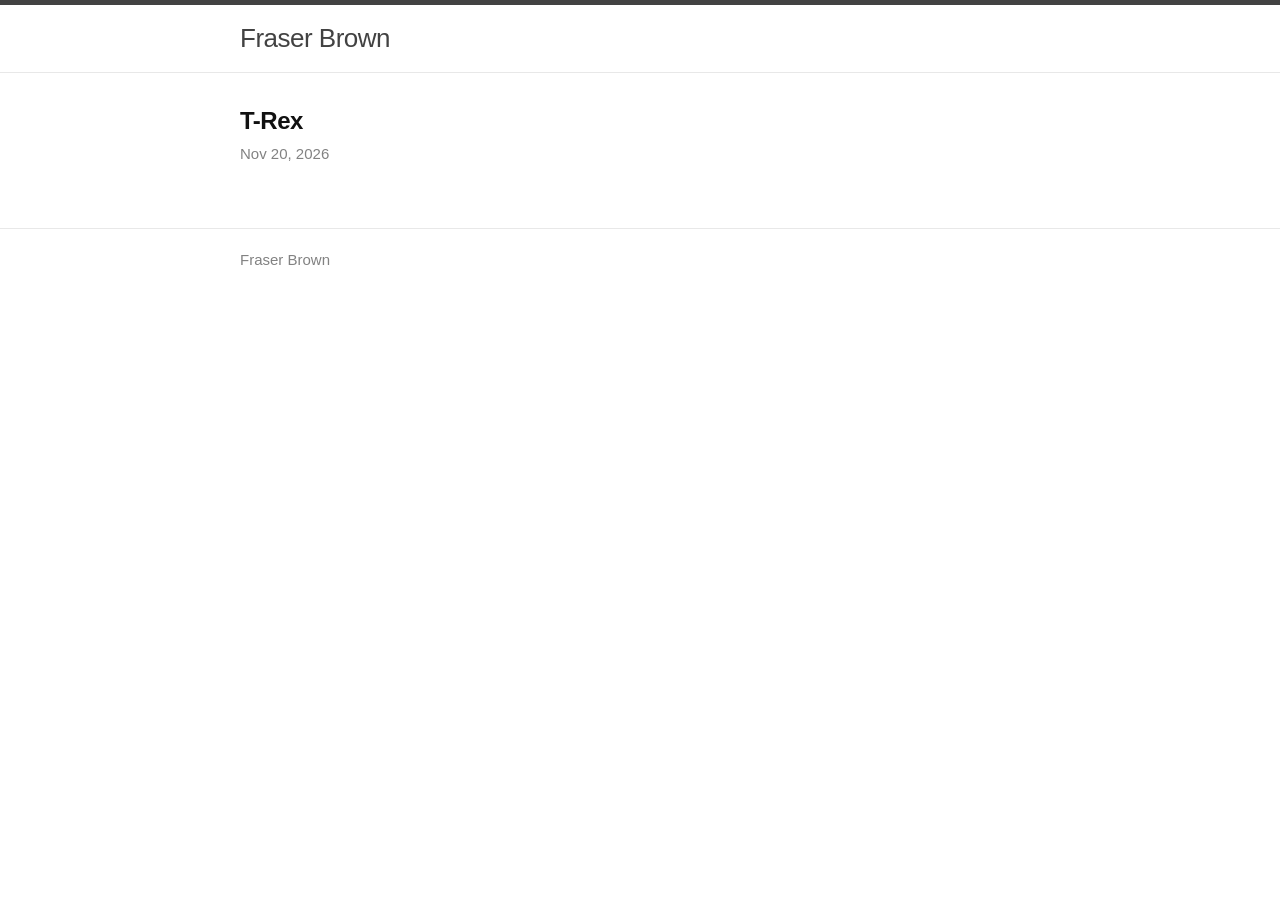
<file: index.html>
<!DOCTYPE html>
<html lang="en">
<head>
  <meta charset="utf-8">
  <meta name="viewport" content="width=device-width, initial-scale=1">
  <title>Fraser Brown</title>
  <link rel="stylesheet" href="style.css">
</head>
<body>
  <header class="site-header">
    <div class="wrap">
      <a class="site-title" href="/">Fraser Brown</a>
    </div>
  </header>
  <main>
    <div class="wrap">
      <ul class="post-list">
        <li>
          <a href="https://fraserbrownirl.github.io/T/">T-Rex</a>
          <p class="post-date">Nov 20, 2026</p>
        </li>
      </ul>
    </div>
  </main>
  <footer class="site-footer">
    <div class="wrap">
      <a href="/">Fraser Brown</a>
    </div>
  </footer>
</body>
</html>
</file>
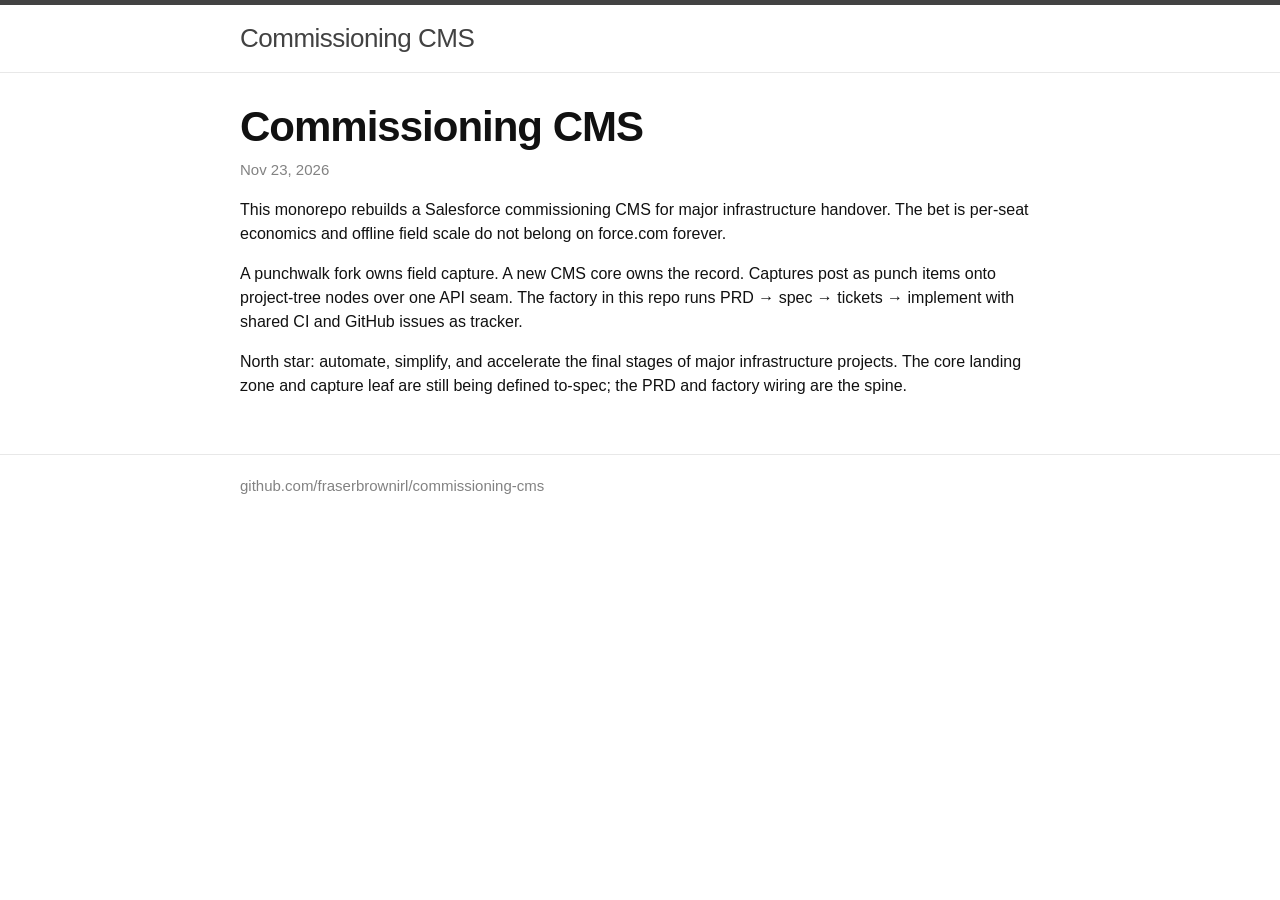
<file: commissioning-cms/index.html>
<!DOCTYPE html>
<html lang="en">
<head>
  <meta charset="utf-8">
  <meta name="viewport" content="width=device-width, initial-scale=1">
  <title>Commissioning CMS</title>
  <meta name="description" content="Off-platform rebuild of a force.com commissioning CMS with an AI capture leaf.">
  <link rel="canonical" href="https://studio.frsr.com/commissioning-cms/">
  <meta property="og:type" content="article">
  <meta property="og:title" content="Commissioning CMS">
  <meta property="og:description" content="Off-platform rebuild of a force.com commissioning CMS with an AI capture leaf.">
  <meta property="og:url" content="https://studio.frsr.com/commissioning-cms/">
  <meta name="twitter:card" content="summary">
  <link rel="stylesheet" href="style.css">
</head>
<body>
  <header class="site-header">
    <div class="wrap">
      <a class="site-title" href="https://github.com/fraserbrownirl/commissioning-cms">Commissioning CMS</a>
    </div>
  </header>
  <main>
    <article class="wrap post">
      <h1>Commissioning CMS</h1>
      <p class="post-date">Nov 23, 2026</p>
      <p>This monorepo rebuilds a Salesforce commissioning CMS for major infrastructure handover. The bet is per-seat economics and offline field scale do not belong on force.com forever.</p>
      <p>A punchwalk fork owns field capture. A new CMS core owns the record. Captures post as punch items onto project-tree nodes over one API seam. The factory in this repo runs PRD → spec → tickets → implement with shared CI and GitHub issues as tracker.</p>
      <p>North star: automate, simplify, and accelerate the final stages of major infrastructure projects. The core landing zone and capture leaf are still being defined to-spec; the PRD and factory wiring are the spine.</p>
    </article>
  </main>
  <footer class="site-footer">
    <div class="wrap">
      <a href="https://github.com/fraserbrownirl/commissioning-cms">github.com/fraserbrownirl/commissioning-cms</a>
    </div>
  </footer>
</body>
</html>
</file>
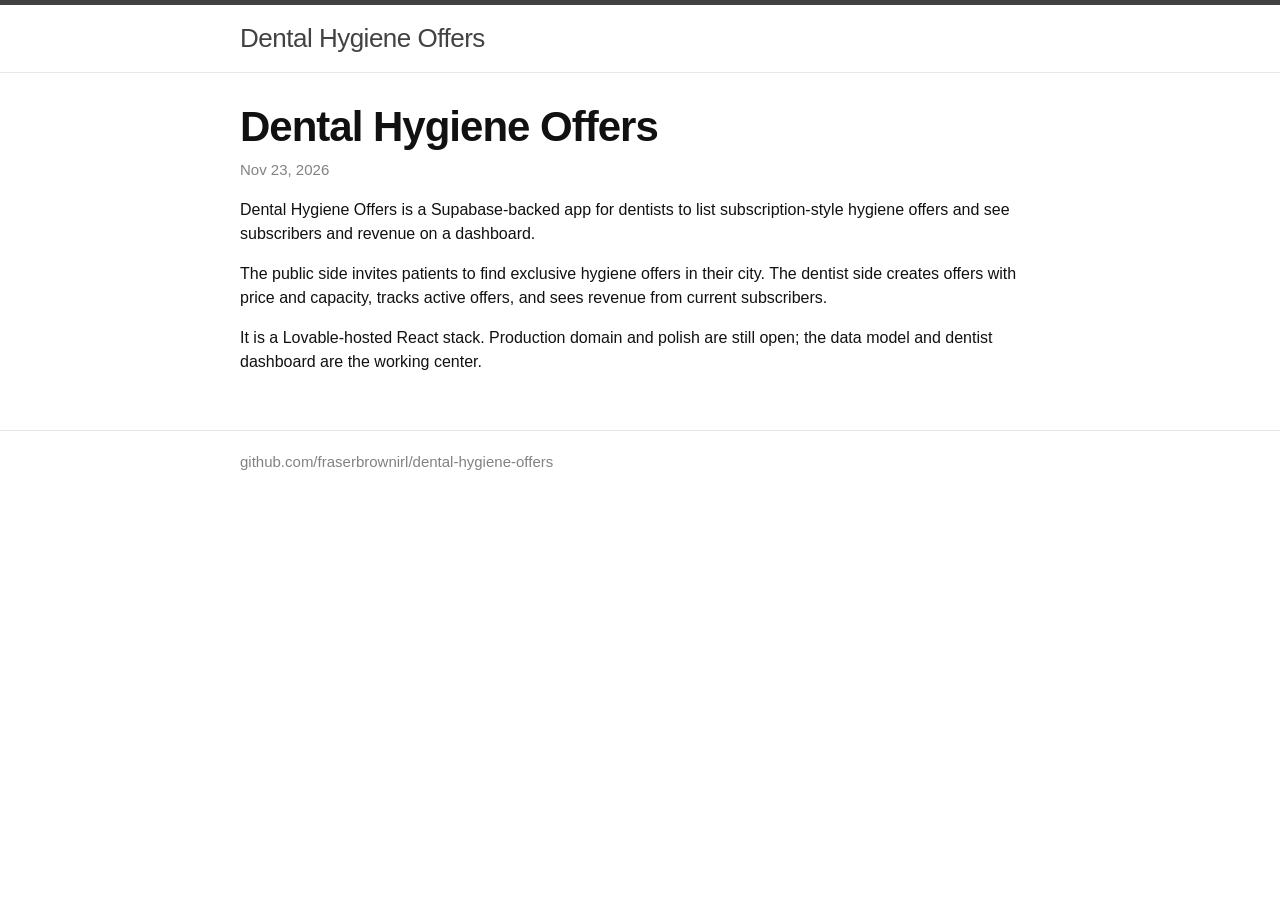
<file: dental-hygiene-offers/index.html>
<!DOCTYPE html>
<html lang="en">
<head>
  <meta charset="utf-8">
  <meta name="viewport" content="width=device-width, initial-scale=1">
  <title>Dental Hygiene Offers</title>
  <meta name="description" content="Dentists publish hygiene offers; subscribers find deals in their city.">
  <link rel="canonical" href="https://studio.frsr.com/dental-hygiene-offers/">
  <meta property="og:type" content="article">
  <meta property="og:title" content="Dental Hygiene Offers">
  <meta property="og:description" content="Dentists publish hygiene offers; subscribers find deals in their city.">
  <meta property="og:url" content="https://studio.frsr.com/dental-hygiene-offers/">
  <meta name="twitter:card" content="summary">
  <link rel="stylesheet" href="style.css">
</head>
<body>
  <header class="site-header">
    <div class="wrap">
      <a class="site-title" href="https://github.com/fraserbrownirl/dental-hygiene-offers">Dental Hygiene Offers</a>
    </div>
  </header>
  <main>
    <article class="wrap post">
      <h1>Dental Hygiene Offers</h1>
      <p class="post-date">Nov 23, 2026</p>
      <p>Dental Hygiene Offers is a Supabase-backed app for dentists to list subscription-style hygiene offers and see subscribers and revenue on a dashboard.</p>
      <p>The public side invites patients to find exclusive hygiene offers in their city. The dentist side creates offers with price and capacity, tracks active offers, and sees revenue from current subscribers.</p>
      <p>It is a Lovable-hosted React stack. Production domain and polish are still open; the data model and dentist dashboard are the working center.</p>
    </article>
  </main>
  <footer class="site-footer">
    <div class="wrap">
      <a href="https://github.com/fraserbrownirl/dental-hygiene-offers">github.com/fraserbrownirl/dental-hygiene-offers</a>
    </div>
  </footer>
</body>
</html>
</file>
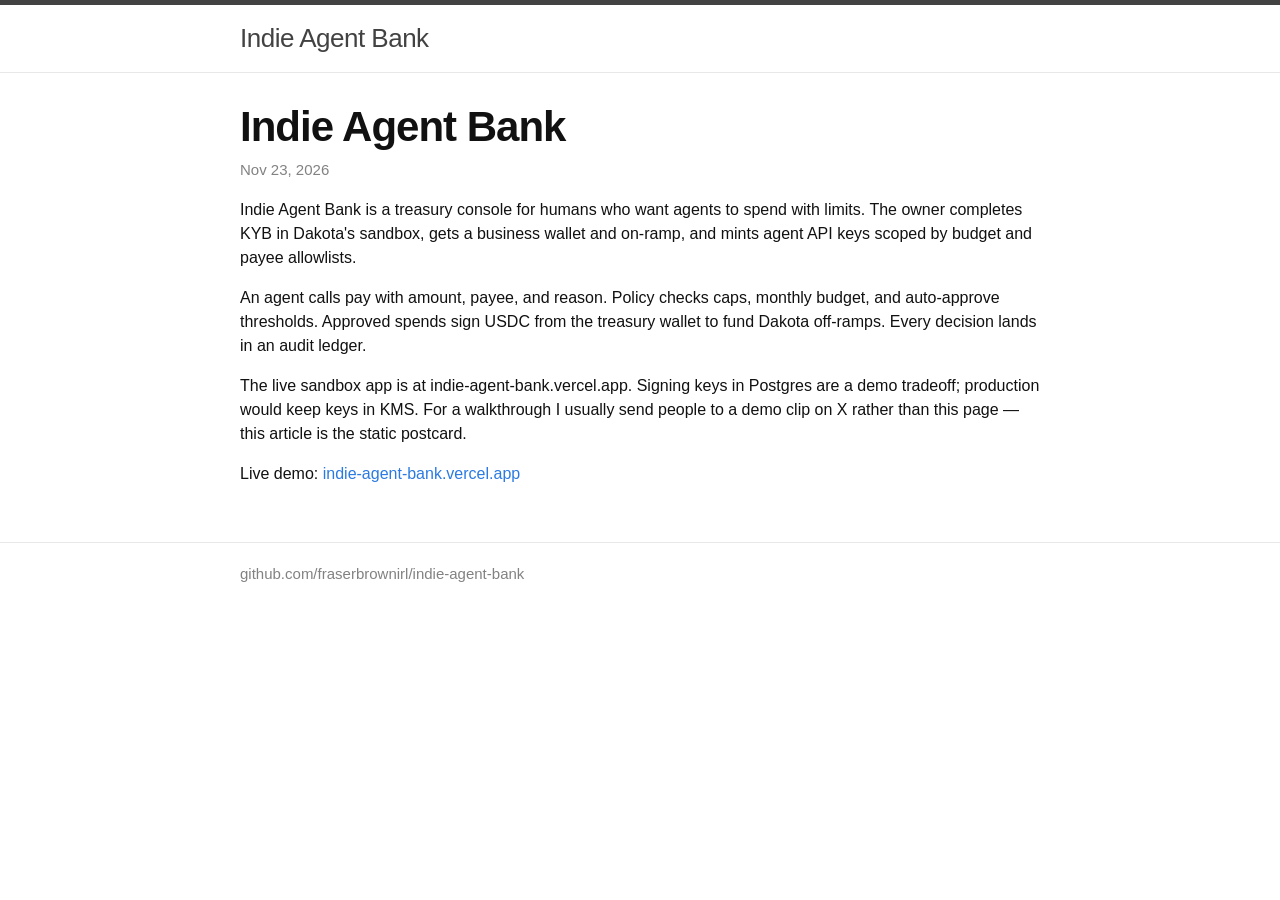
<file: indie-agent-bank/index.html>
<!DOCTYPE html>
<html lang="en">
<head>
  <meta charset="utf-8">
  <meta name="viewport" content="width=device-width, initial-scale=1">
  <title>Indie Agent Bank</title>
  <meta name="description" content="Dakota treasury console: KYB, policy-walled agent wallets, audited spend.">
  <link rel="canonical" href="https://studio.frsr.com/indie-agent-bank/">
  <meta property="og:type" content="article">
  <meta property="og:title" content="Indie Agent Bank">
  <meta property="og:description" content="Dakota treasury console: KYB, policy-walled agent wallets, audited spend.">
  <meta property="og:url" content="https://studio.frsr.com/indie-agent-bank/">
  <meta name="twitter:card" content="summary">
  <link rel="stylesheet" href="style.css">
</head>
<body>
  <header class="site-header">
    <div class="wrap">
      <a class="site-title" href="https://github.com/fraserbrownirl/indie-agent-bank">Indie Agent Bank</a>
    </div>
  </header>
  <main>
    <article class="wrap post">
      <h1>Indie Agent Bank</h1>
      <p class="post-date">Nov 23, 2026</p>
      <p>Indie Agent Bank is a treasury console for humans who want agents to spend with limits. The owner completes KYB in Dakota&#x27;s sandbox, gets a business wallet and on-ramp, and mints agent API keys scoped by budget and payee allowlists.</p>
      <p>An agent calls pay with amount, payee, and reason. Policy checks caps, monthly budget, and auto-approve thresholds. Approved spends sign USDC from the treasury wallet to fund Dakota off-ramps. Every decision lands in an audit ledger.</p>
      <p>The live sandbox app is at indie-agent-bank.vercel.app. Signing keys in Postgres are a demo tradeoff; production would keep keys in KMS. For a walkthrough I usually send people to a demo clip on X rather than this page — this article is the static postcard.</p>
      <p>Live demo: <a href="https://indie-agent-bank.vercel.app/">indie-agent-bank.vercel.app</a></p>
    </article>
  </main>
  <footer class="site-footer">
    <div class="wrap">
      <a href="https://github.com/fraserbrownirl/indie-agent-bank">github.com/fraserbrownirl/indie-agent-bank</a>
    </div>
  </footer>
</body>
</html>
</file>
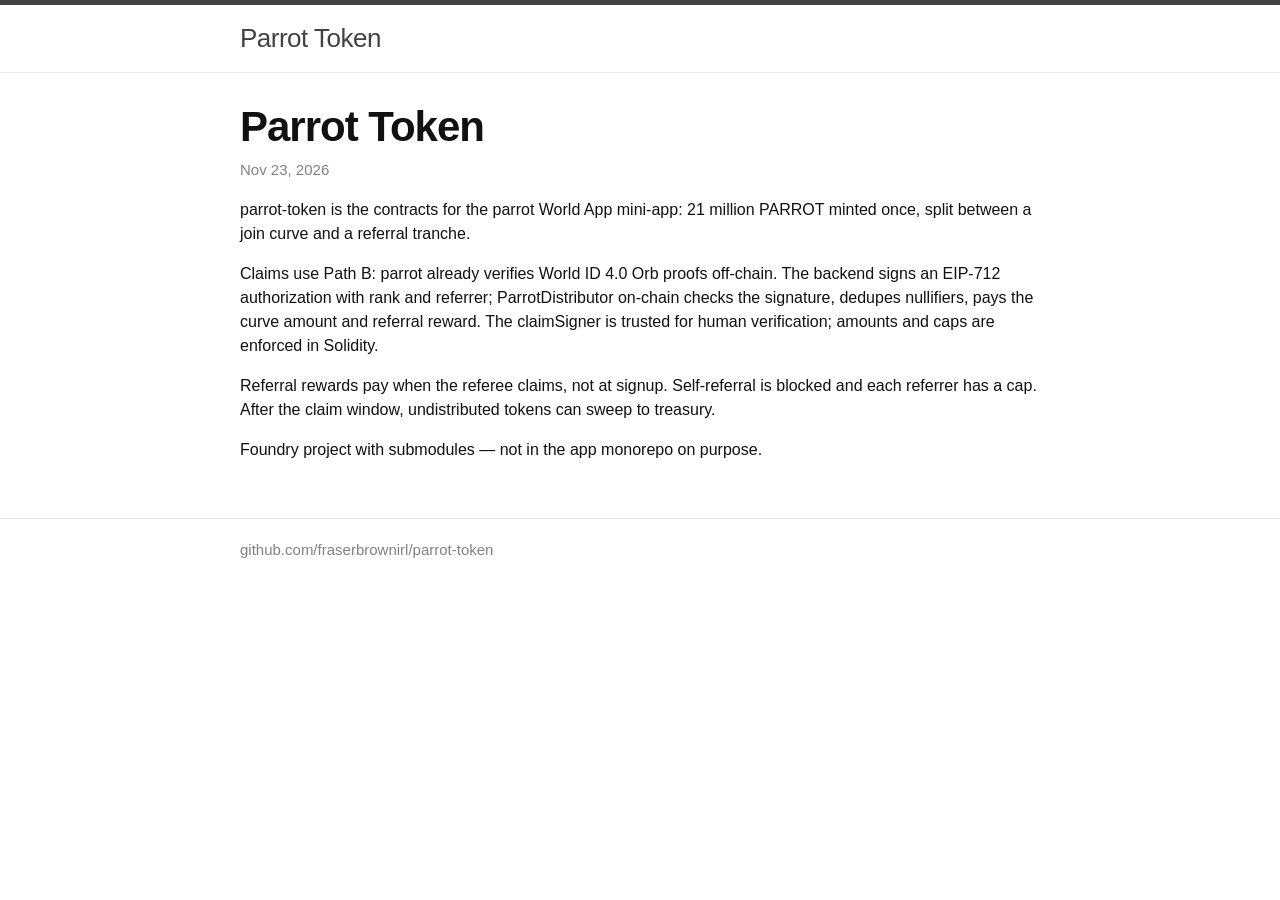
<file: parrot-token/index.html>
<!DOCTYPE html>
<html lang="en">
<head>
  <meta charset="utf-8">
  <meta name="viewport" content="width=device-width, initial-scale=1">
  <title>Parrot Token</title>
  <meta name="description" content="21M PARROT fixed supply, World ID 4.0 claims, referral tranche on-chain.">
  <link rel="canonical" href="https://studio.frsr.com/parrot-token/">
  <meta property="og:type" content="article">
  <meta property="og:title" content="Parrot Token">
  <meta property="og:description" content="21M PARROT fixed supply, World ID 4.0 claims, referral tranche on-chain.">
  <meta property="og:url" content="https://studio.frsr.com/parrot-token/">
  <meta name="twitter:card" content="summary">
  <link rel="stylesheet" href="style.css">
</head>
<body>
  <header class="site-header">
    <div class="wrap">
      <a class="site-title" href="https://github.com/fraserbrownirl/parrot-token">Parrot Token</a>
    </div>
  </header>
  <main>
    <article class="wrap post">
      <h1>Parrot Token</h1>
      <p class="post-date">Nov 23, 2026</p>
      <p>parrot-token is the contracts for the parrot World App mini-app: 21 million PARROT minted once, split between a join curve and a referral tranche.</p>
      <p>Claims use Path B: parrot already verifies World ID 4.0 Orb proofs off-chain. The backend signs an EIP-712 authorization with rank and referrer; ParrotDistributor on-chain checks the signature, dedupes nullifiers, pays the curve amount and referral reward. The claimSigner is trusted for human verification; amounts and caps are enforced in Solidity.</p>
      <p>Referral rewards pay when the referee claims, not at signup. Self-referral is blocked and each referrer has a cap. After the claim window, undistributed tokens can sweep to treasury.</p>
      <p>Foundry project with submodules — not in the app monorepo on purpose.</p>
    </article>
  </main>
  <footer class="site-footer">
    <div class="wrap">
      <a href="https://github.com/fraserbrownirl/parrot-token">github.com/fraserbrownirl/parrot-token</a>
    </div>
  </footer>
</body>
</html>
</file>
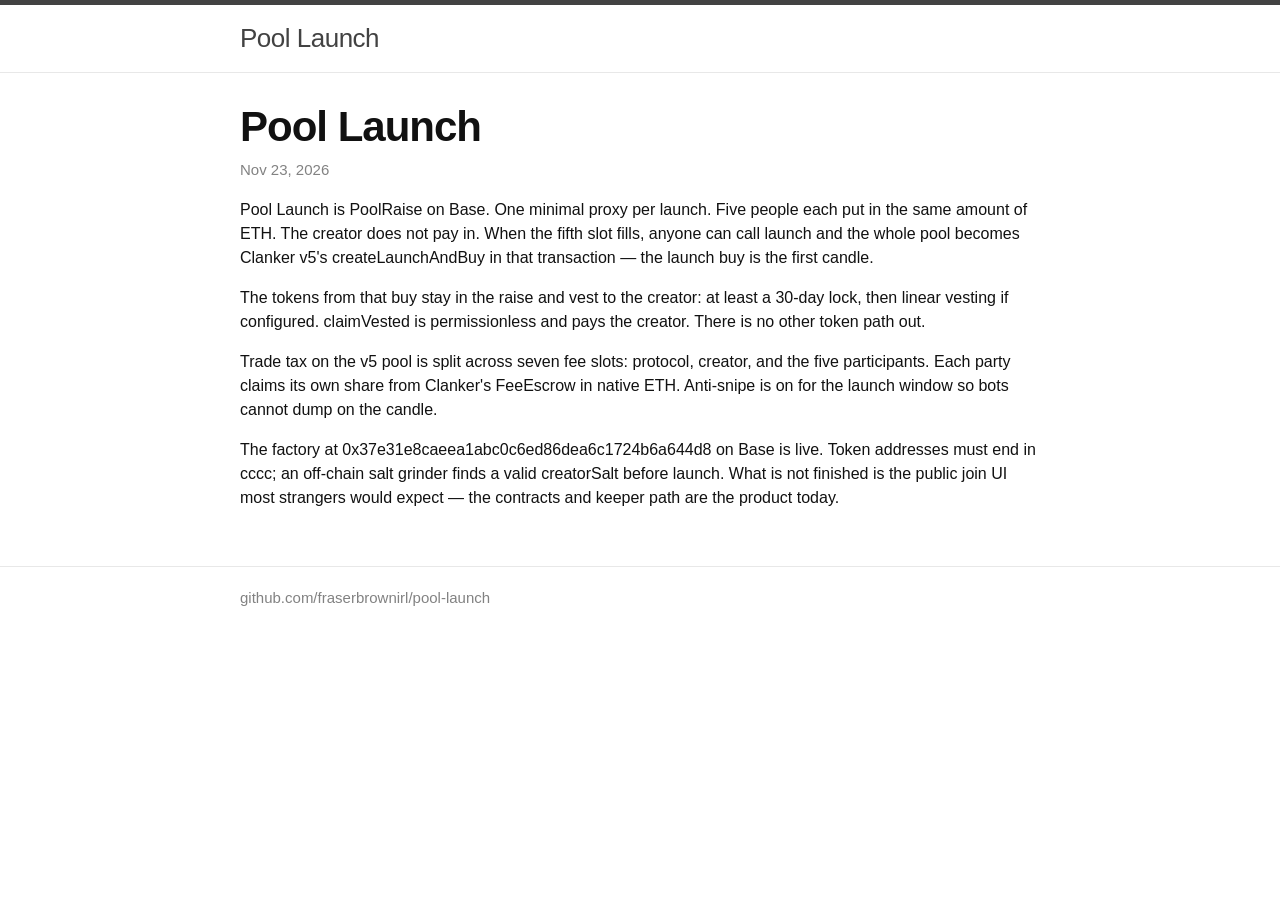
<file: pool-launch/index.html>
<!DOCTYPE html>
<html lang="en">
<head>
  <meta charset="utf-8">
  <meta name="viewport" content="width=device-width, initial-scale=1">
  <title>Pool Launch</title>
  <meta name="description" content="Five-seat Clanker v5 raises on Base: the pooled ETH is the first candle.">
  <link rel="canonical" href="https://studio.frsr.com/pool-launch/">
  <meta property="og:type" content="article">
  <meta property="og:title" content="Pool Launch">
  <meta property="og:description" content="Five-seat Clanker v5 raises on Base: the pooled ETH is the first candle.">
  <meta property="og:url" content="https://studio.frsr.com/pool-launch/">
  <meta name="twitter:card" content="summary">
  <link rel="stylesheet" href="style.css">
</head>
<body>
  <header class="site-header">
    <div class="wrap">
      <a class="site-title" href="https://github.com/fraserbrownirl/pool-launch">Pool Launch</a>
    </div>
  </header>
  <main>
    <article class="wrap post">
      <h1>Pool Launch</h1>
      <p class="post-date">Nov 23, 2026</p>
      <p>Pool Launch is PoolRaise on Base. One minimal proxy per launch. Five people each put in the same amount of ETH. The creator does not pay in. When the fifth slot fills, anyone can call launch and the whole pool becomes Clanker v5&#x27;s createLaunchAndBuy in that transaction — the launch buy is the first candle.</p>
      <p>The tokens from that buy stay in the raise and vest to the creator: at least a 30-day lock, then linear vesting if configured. claimVested is permissionless and pays the creator. There is no other token path out.</p>
      <p>Trade tax on the v5 pool is split across seven fee slots: protocol, creator, and the five participants. Each party claims its own share from Clanker&#x27;s FeeEscrow in native ETH. Anti-snipe is on for the launch window so bots cannot dump on the candle.</p>
      <p>The factory at 0x37e31e8caeea1abc0c6ed86dea6c1724b6a644d8 on Base is live. Token addresses must end in cccc; an off-chain salt grinder finds a valid creatorSalt before launch. What is not finished is the public join UI most strangers would expect — the contracts and keeper path are the product today.</p>
    </article>
  </main>
  <footer class="site-footer">
    <div class="wrap">
      <a href="https://github.com/fraserbrownirl/pool-launch">github.com/fraserbrownirl/pool-launch</a>
    </div>
  </footer>
</body>
</html>
</file>
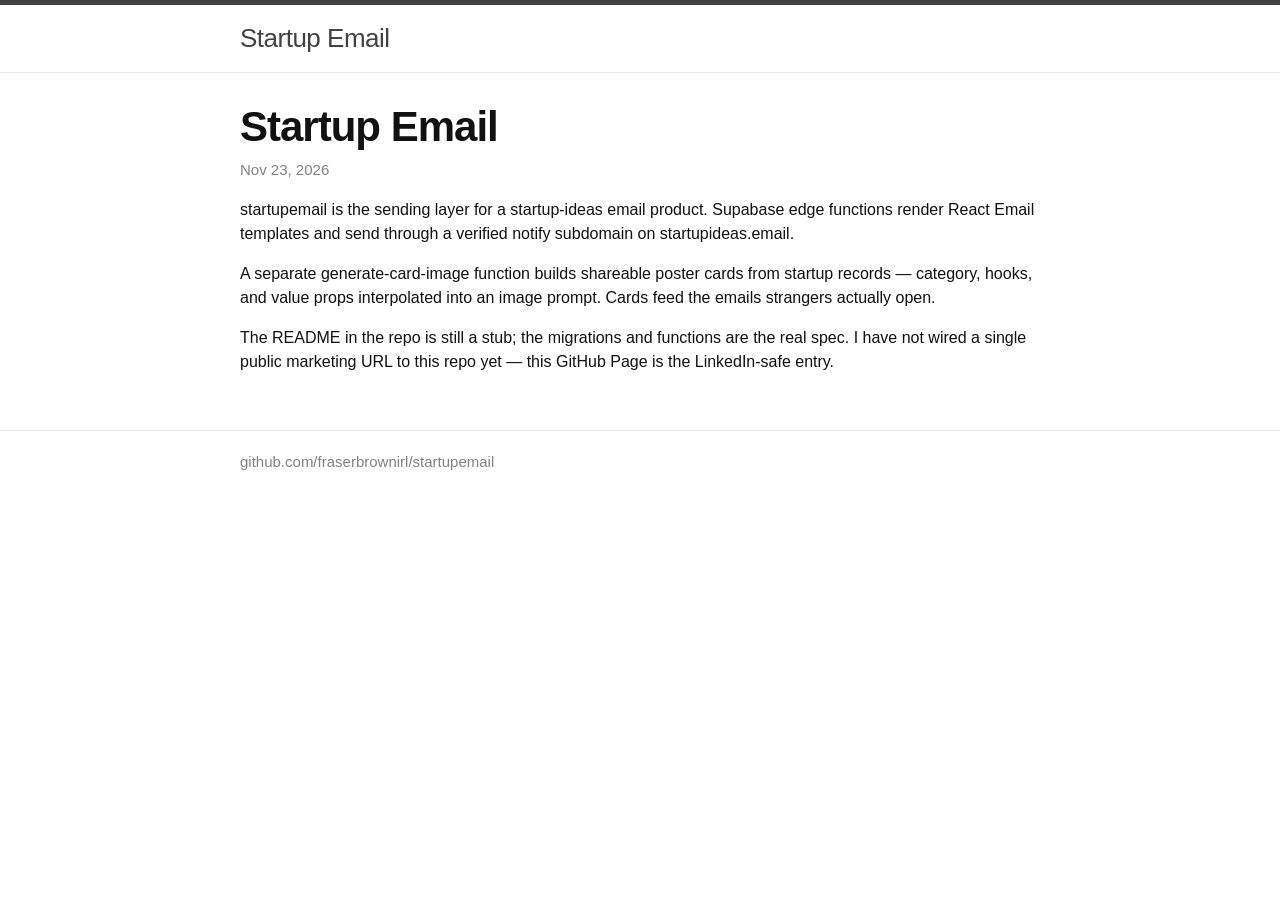
<file: startupemail/index.html>
<!DOCTYPE html>
<html lang="en">
<head>
  <meta charset="utf-8">
  <meta name="viewport" content="width=device-width, initial-scale=1">
  <title>Startup Email</title>
  <meta name="description" content="Transactional email and AI poster cards for startup idea drops.">
  <link rel="canonical" href="https://studio.frsr.com/startupemail/">
  <meta property="og:type" content="article">
  <meta property="og:title" content="Startup Email">
  <meta property="og:description" content="Transactional email and AI poster cards for startup idea drops.">
  <meta property="og:url" content="https://studio.frsr.com/startupemail/">
  <meta name="twitter:card" content="summary">
  <link rel="stylesheet" href="style.css">
</head>
<body>
  <header class="site-header">
    <div class="wrap">
      <a class="site-title" href="https://github.com/fraserbrownirl/startupemail">Startup Email</a>
    </div>
  </header>
  <main>
    <article class="wrap post">
      <h1>Startup Email</h1>
      <p class="post-date">Nov 23, 2026</p>
      <p>startupemail is the sending layer for a startup-ideas email product. Supabase edge functions render React Email templates and send through a verified notify subdomain on startupideas.email.</p>
      <p>A separate generate-card-image function builds shareable poster cards from startup records — category, hooks, and value props interpolated into an image prompt. Cards feed the emails strangers actually open.</p>
      <p>The README in the repo is still a stub; the migrations and functions are the real spec. I have not wired a single public marketing URL to this repo yet — this GitHub Page is the LinkedIn-safe entry.</p>
    </article>
  </main>
  <footer class="site-footer">
    <div class="wrap">
      <a href="https://github.com/fraserbrownirl/startupemail">github.com/fraserbrownirl/startupemail</a>
    </div>
  </footer>
</body>
</html>
</file>
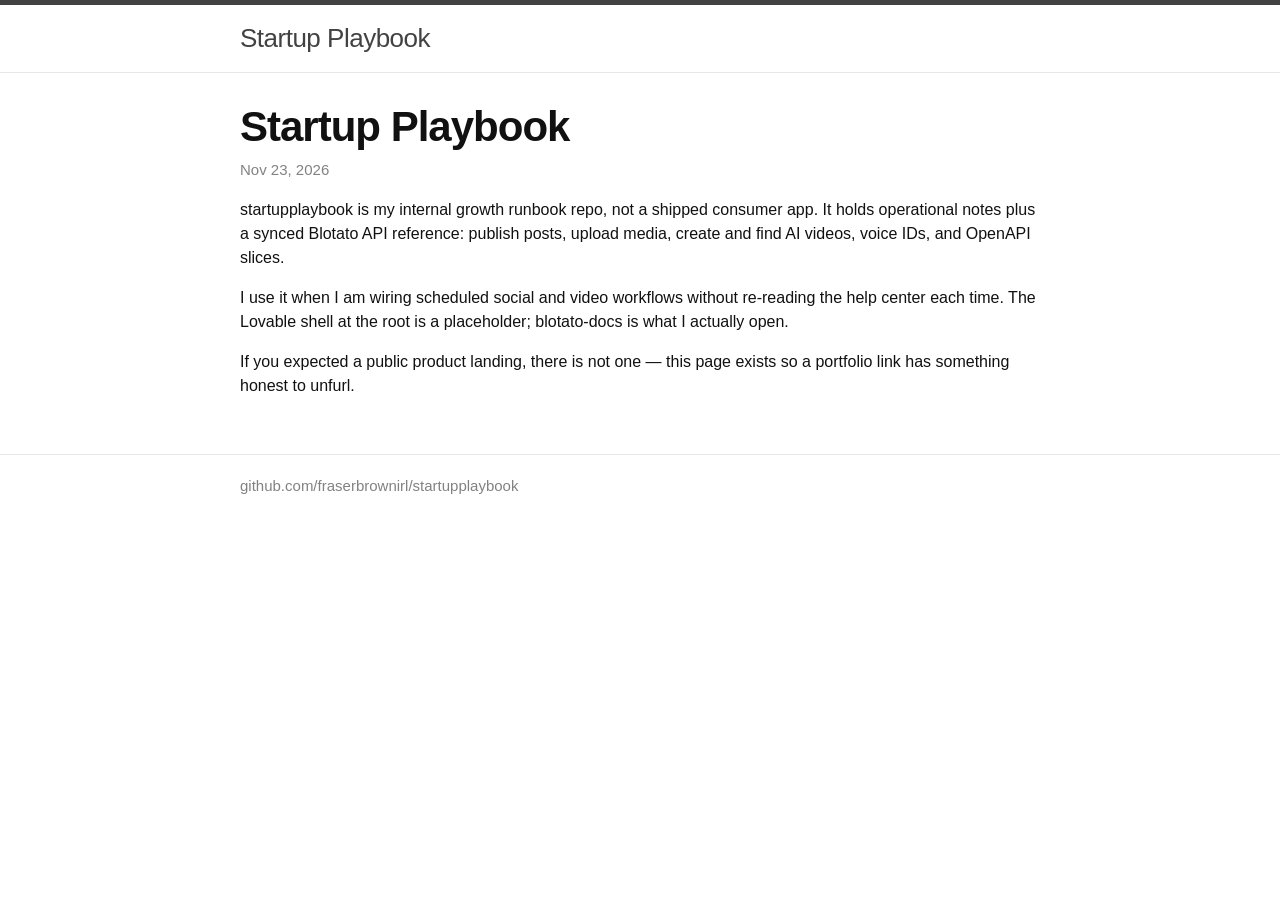
<file: startupplaybook/index.html>
<!DOCTYPE html>
<html lang="en">
<head>
  <meta charset="utf-8">
  <meta name="viewport" content="width=device-width, initial-scale=1">
  <title>Startup Playbook</title>
  <meta name="description" content="Private playbook repo with Blotato API docs for growth automation.">
  <link rel="canonical" href="https://studio.frsr.com/startupplaybook/">
  <meta property="og:type" content="article">
  <meta property="og:title" content="Startup Playbook">
  <meta property="og:description" content="Private playbook repo with Blotato API docs for growth automation.">
  <meta property="og:url" content="https://studio.frsr.com/startupplaybook/">
  <meta name="twitter:card" content="summary">
  <link rel="stylesheet" href="style.css">
</head>
<body>
  <header class="site-header">
    <div class="wrap">
      <a class="site-title" href="https://github.com/fraserbrownirl/startupplaybook">Startup Playbook</a>
    </div>
  </header>
  <main>
    <article class="wrap post">
      <h1>Startup Playbook</h1>
      <p class="post-date">Nov 23, 2026</p>
      <p>startupplaybook is my internal growth runbook repo, not a shipped consumer app. It holds operational notes plus a synced Blotato API reference: publish posts, upload media, create and find AI videos, voice IDs, and OpenAPI slices.</p>
      <p>I use it when I am wiring scheduled social and video workflows without re-reading the help center each time. The Lovable shell at the root is a placeholder; blotato-docs is what I actually open.</p>
      <p>If you expected a public product landing, there is not one — this page exists so a portfolio link has something honest to unfurl.</p>
    </article>
  </main>
  <footer class="site-footer">
    <div class="wrap">
      <a href="https://github.com/fraserbrownirl/startupplaybook">github.com/fraserbrownirl/startupplaybook</a>
    </div>
  </footer>
</body>
</html>
</file>
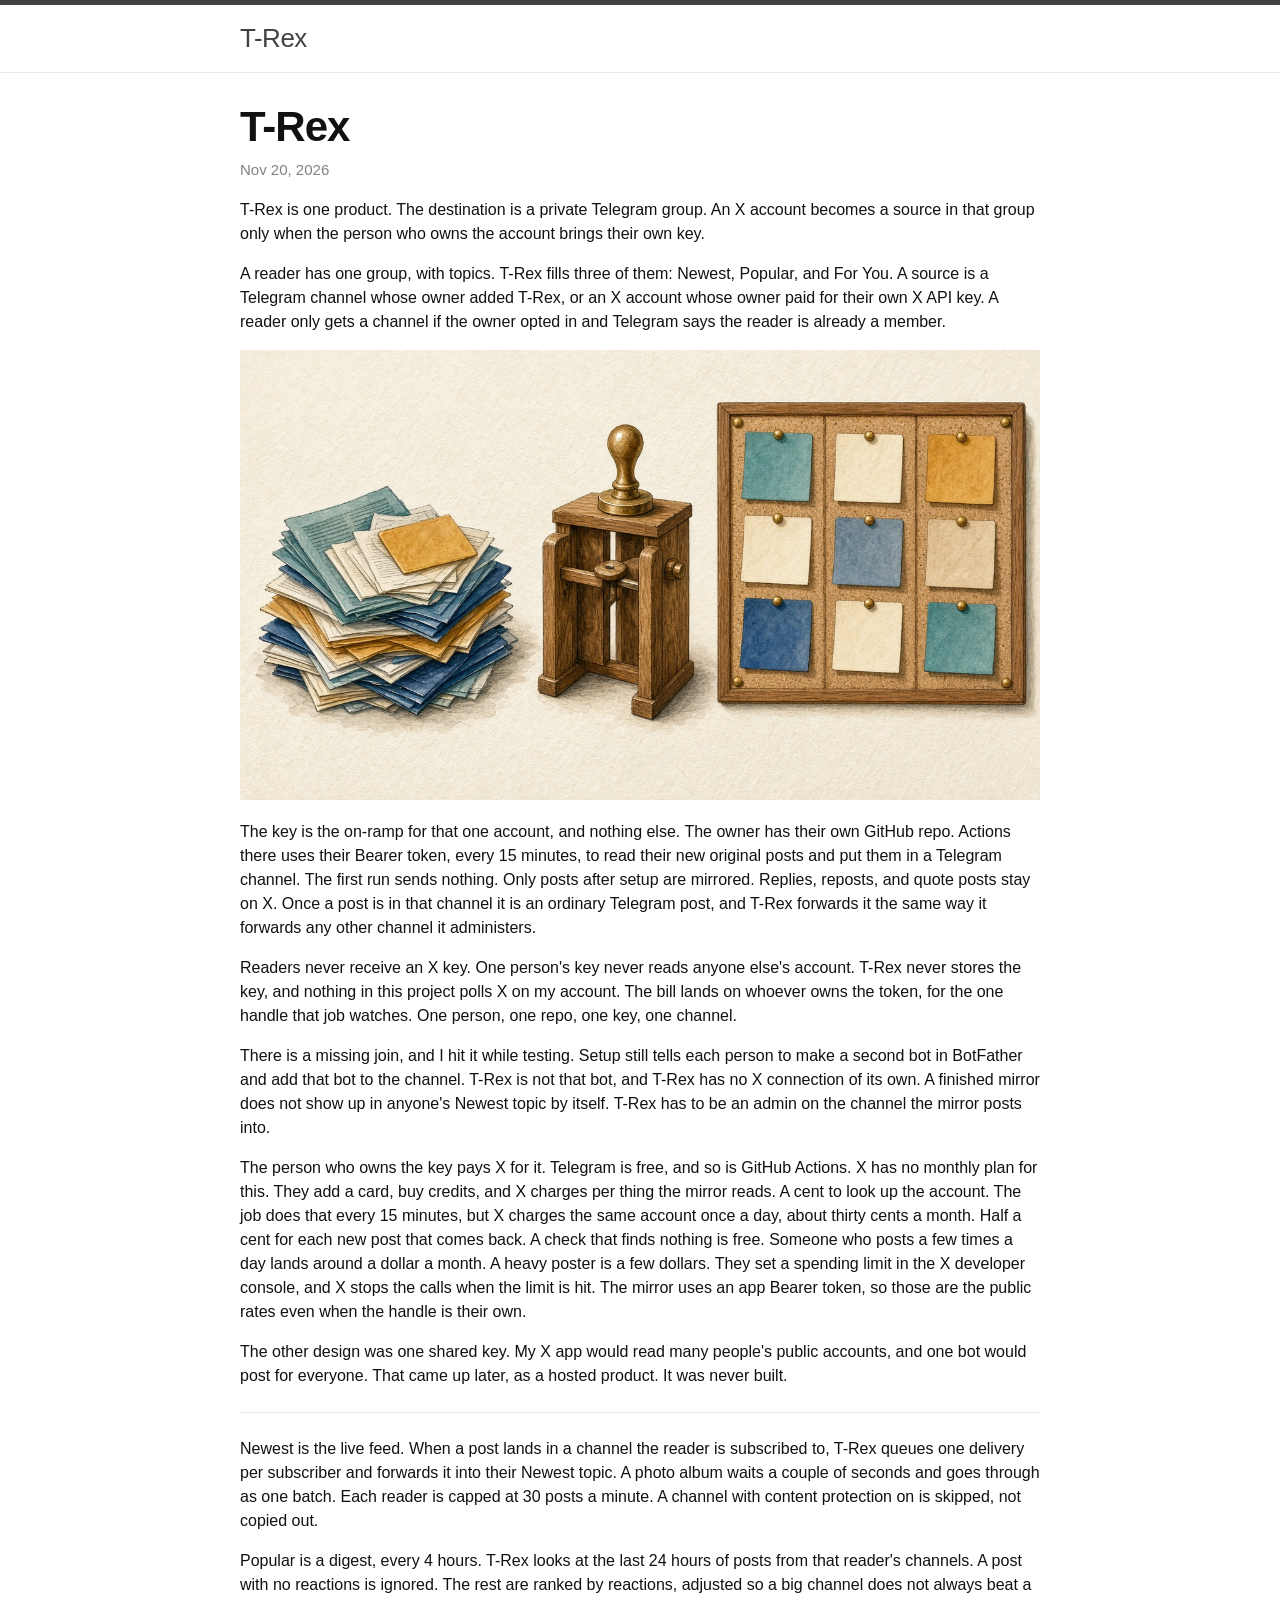
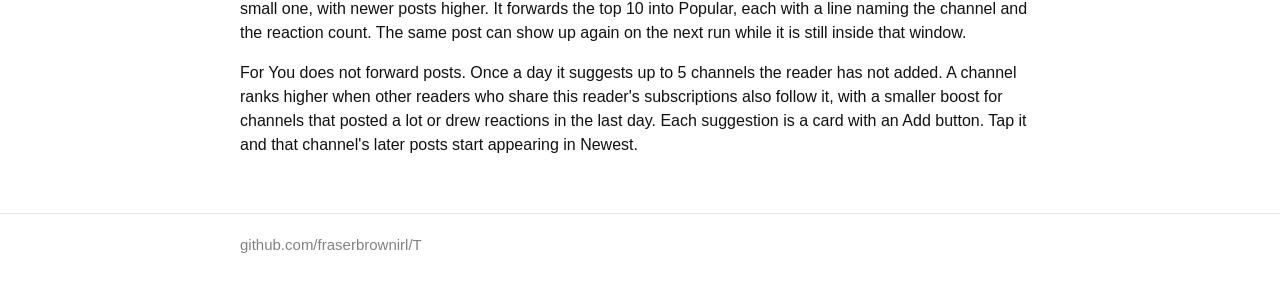
<file: T/index.html>
<!DOCTYPE html>
<html lang="en">
<head>
  <meta charset="utf-8">
  <meta name="viewport" content="width=device-width, initial-scale=1">
  <title>T-Rex</title>
  <meta name="description" content="A private Telegram feed. An X account gets in only with that person's own key, and T-Rex never holds it.">
  <link rel="canonical" href="https://studio.frsr.com/T/">
  <meta property="og:type" content="article">
  <meta property="og:title" content="T-Rex">
  <meta property="og:description" content="A private Telegram feed. An X account gets in only with that person's own key, and T-Rex never holds it.">
  <meta property="og:url" content="https://studio.frsr.com/T/">
  <meta property="og:image" content="https://studio.frsr.com/T/cover.jpg">
  <meta name="twitter:card" content="summary_large_image">
  <link rel="stylesheet" href="style.css">
</head>
<body>
  <header class="site-header">
    <div class="wrap">
      <a class="site-title" href="https://github.com/fraserbrownirl/T">T-Rex</a>
    </div>
  </header>
  <main>
    <article class="wrap post">
      <h1>T-Rex</h1>
      <p class="post-date">Nov 20, 2026</p>
      <p>T-Rex is one product. The destination is a private Telegram group. An X account becomes a source in that group only when the person who owns the account brings their own key.</p>
      <p>A reader has one group, with topics. T-Rex fills three of them: Newest, Popular, and For You. A source is a Telegram channel whose owner added T-Rex, or an X account whose owner paid for their own X API key. A reader only gets a channel if the owner opted in and Telegram says the reader is already a member.</p>
      <img src="cover.jpg" alt="A stack of papers, a stamp press, and a board of notes in three columns.">
      <p>The key is the on-ramp for that one account, and nothing else. The owner has their own GitHub repo. Actions there uses their Bearer token, every 15 minutes, to read their new original posts and put them in a Telegram channel. The first run sends nothing. Only posts after setup are mirrored. Replies, reposts, and quote posts stay on X. Once a post is in that channel it is an ordinary Telegram post, and T-Rex forwards it the same way it forwards any other channel it administers.</p>
      <p>Readers never receive an X key. One person's key never reads anyone else's account. T-Rex never stores the key, and nothing in this project polls X on my account. The bill lands on whoever owns the token, for the one handle that job watches. One person, one repo, one key, one channel.</p>
      <p>There is a missing join, and I hit it while testing. Setup still tells each person to make a second bot in BotFather and add that bot to the channel. T-Rex is not that bot, and T-Rex has no X connection of its own. A finished mirror does not show up in anyone's Newest topic by itself. T-Rex has to be an admin on the channel the mirror posts into.</p>
      <p>The person who owns the key pays X for it. Telegram is free, and so is GitHub Actions. X has no monthly plan for this. They add a card, buy credits, and X charges per thing the mirror reads. A cent to look up the account. The job does that every 15 minutes, but X charges the same account once a day, about thirty cents a month. Half a cent for each new post that comes back. A check that finds nothing is free. Someone who posts a few times a day lands around a dollar a month. A heavy poster is a few dollars. They set a spending limit in the X developer console, and X stops the calls when the limit is hit. The mirror uses an app Bearer token, so those are the public rates even when the handle is their own.</p>
      <p>The other design was one shared key. My X app would read many people's public accounts, and one bot would post for everyone. That came up later, as a hosted product. It was never built.</p>
      <hr>
      <p>Newest is the live feed. When a post lands in a channel the reader is subscribed to, T-Rex queues one delivery per subscriber and forwards it into their Newest topic. A photo album waits a couple of seconds and goes through as one batch. Each reader is capped at 30 posts a minute. A channel with content protection on is skipped, not copied out.</p>
      <p>Popular is a digest, every 4 hours. T-Rex looks at the last 24 hours of posts from that reader's channels. A post with no reactions is ignored. The rest are ranked by reactions, adjusted so a big channel does not always beat a small one, with newer posts higher. It forwards the top 10 into Popular, each with a line naming the channel and the reaction count. The same post can show up again on the next run while it is still inside that window.</p>
      <p>For You does not forward posts. Once a day it suggests up to 5 channels the reader has not added. A channel ranks higher when other readers who share this reader's subscriptions also follow it, with a smaller boost for channels that posted a lot or drew reactions in the last day. Each suggestion is a card with an Add button. Tap it and that channel's later posts start appearing in Newest.</p>
    </article>
  </main>
  <footer class="site-footer">
    <div class="wrap">
      <a href="https://github.com/fraserbrownirl/T">github.com/fraserbrownirl/T</a>
    </div>
  </footer>
</body>
</html>
</file>
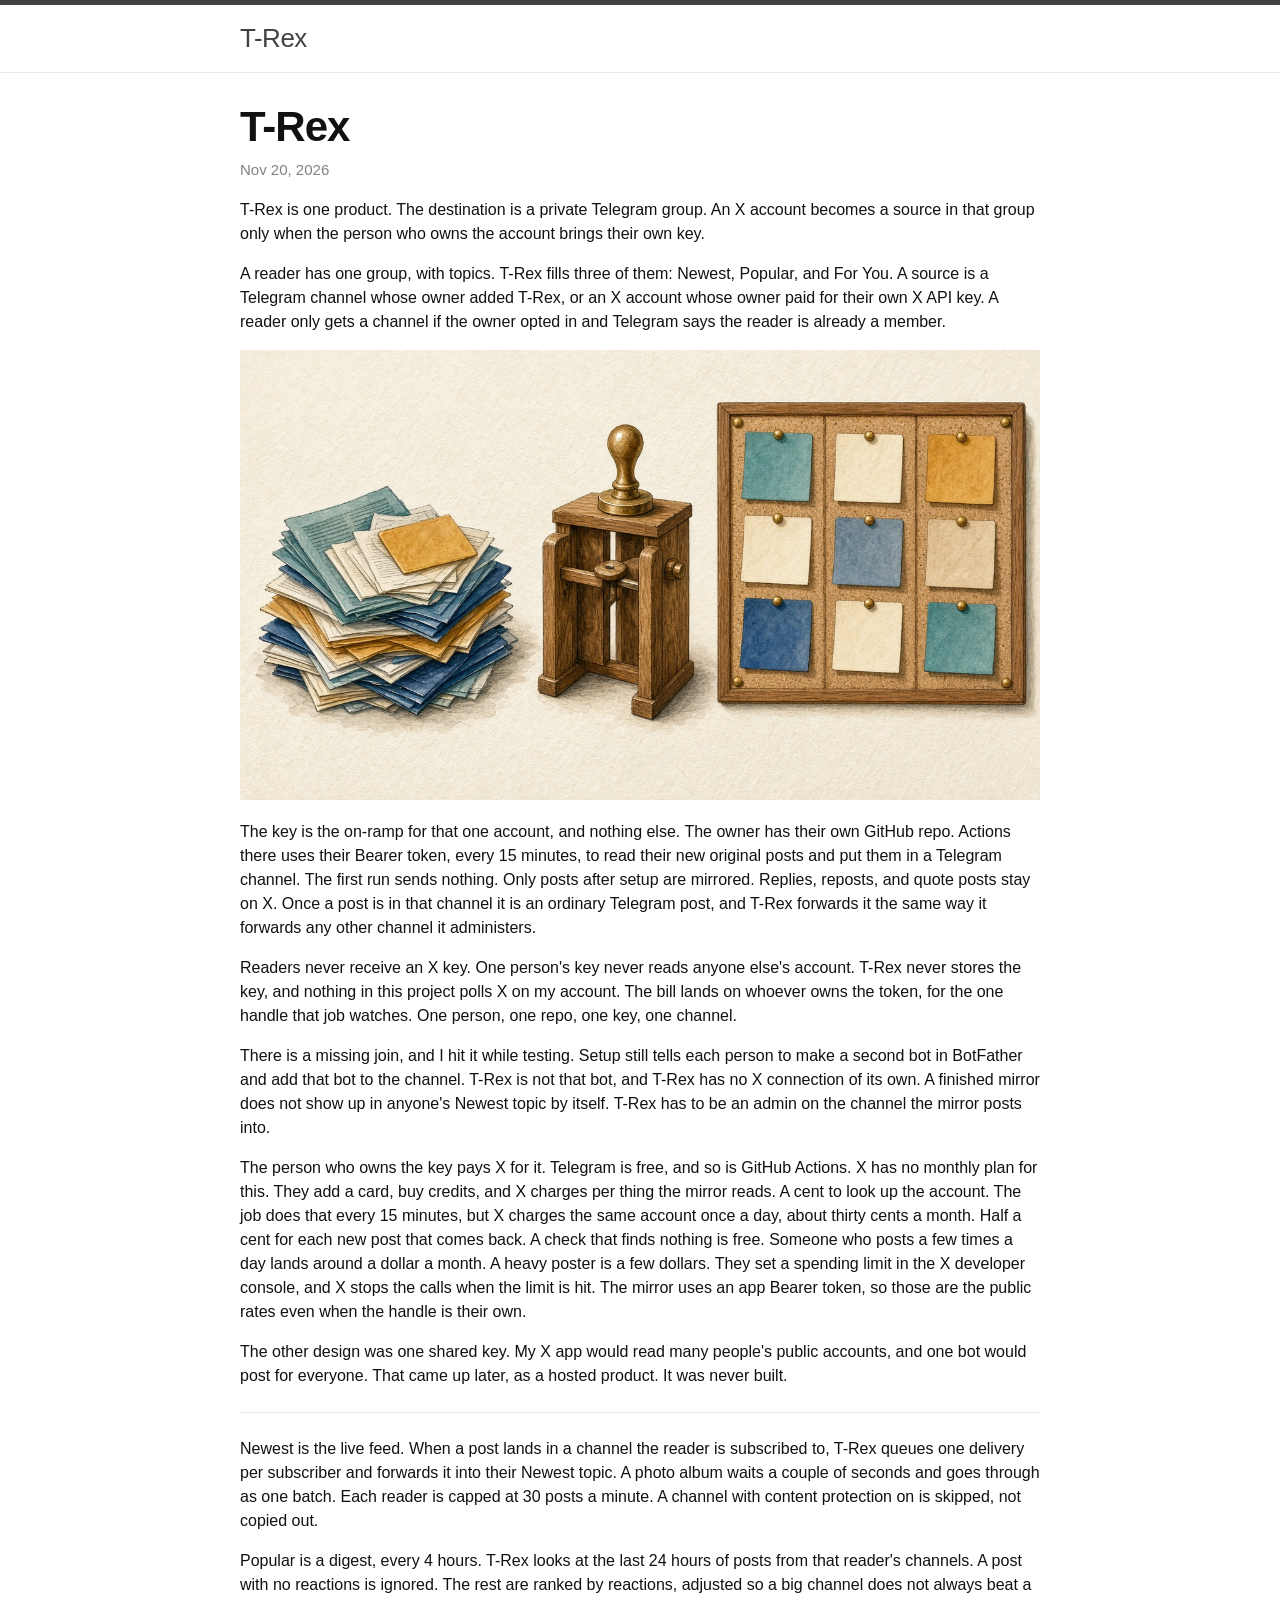
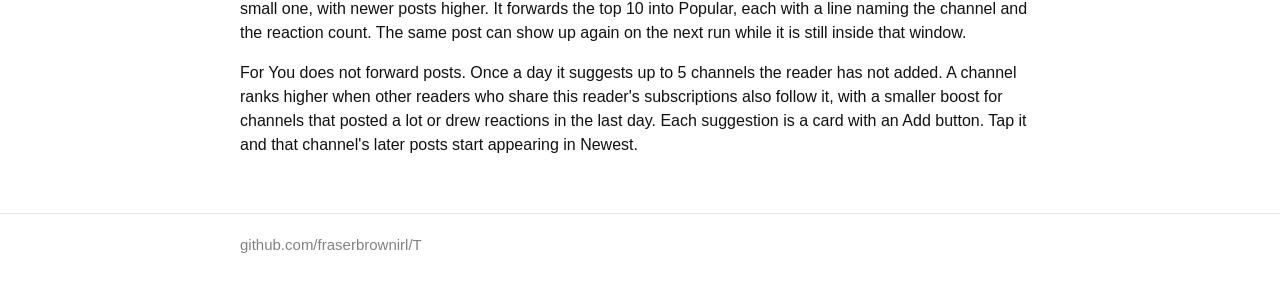
<file: telegram-feed/index.html>
<!DOCTYPE html>
<html lang="en">
<head>
  <meta charset="utf-8">
  <meta http-equiv="refresh" content="0; url=/trex/">
  <link rel="canonical" href="https://fraserbrownirl.github.io/trex/">
  <title>T-Rex</title>
</head>
<body>
  <p><a href="/trex/">T-Rex</a></p>
</body>
</html>
</file>
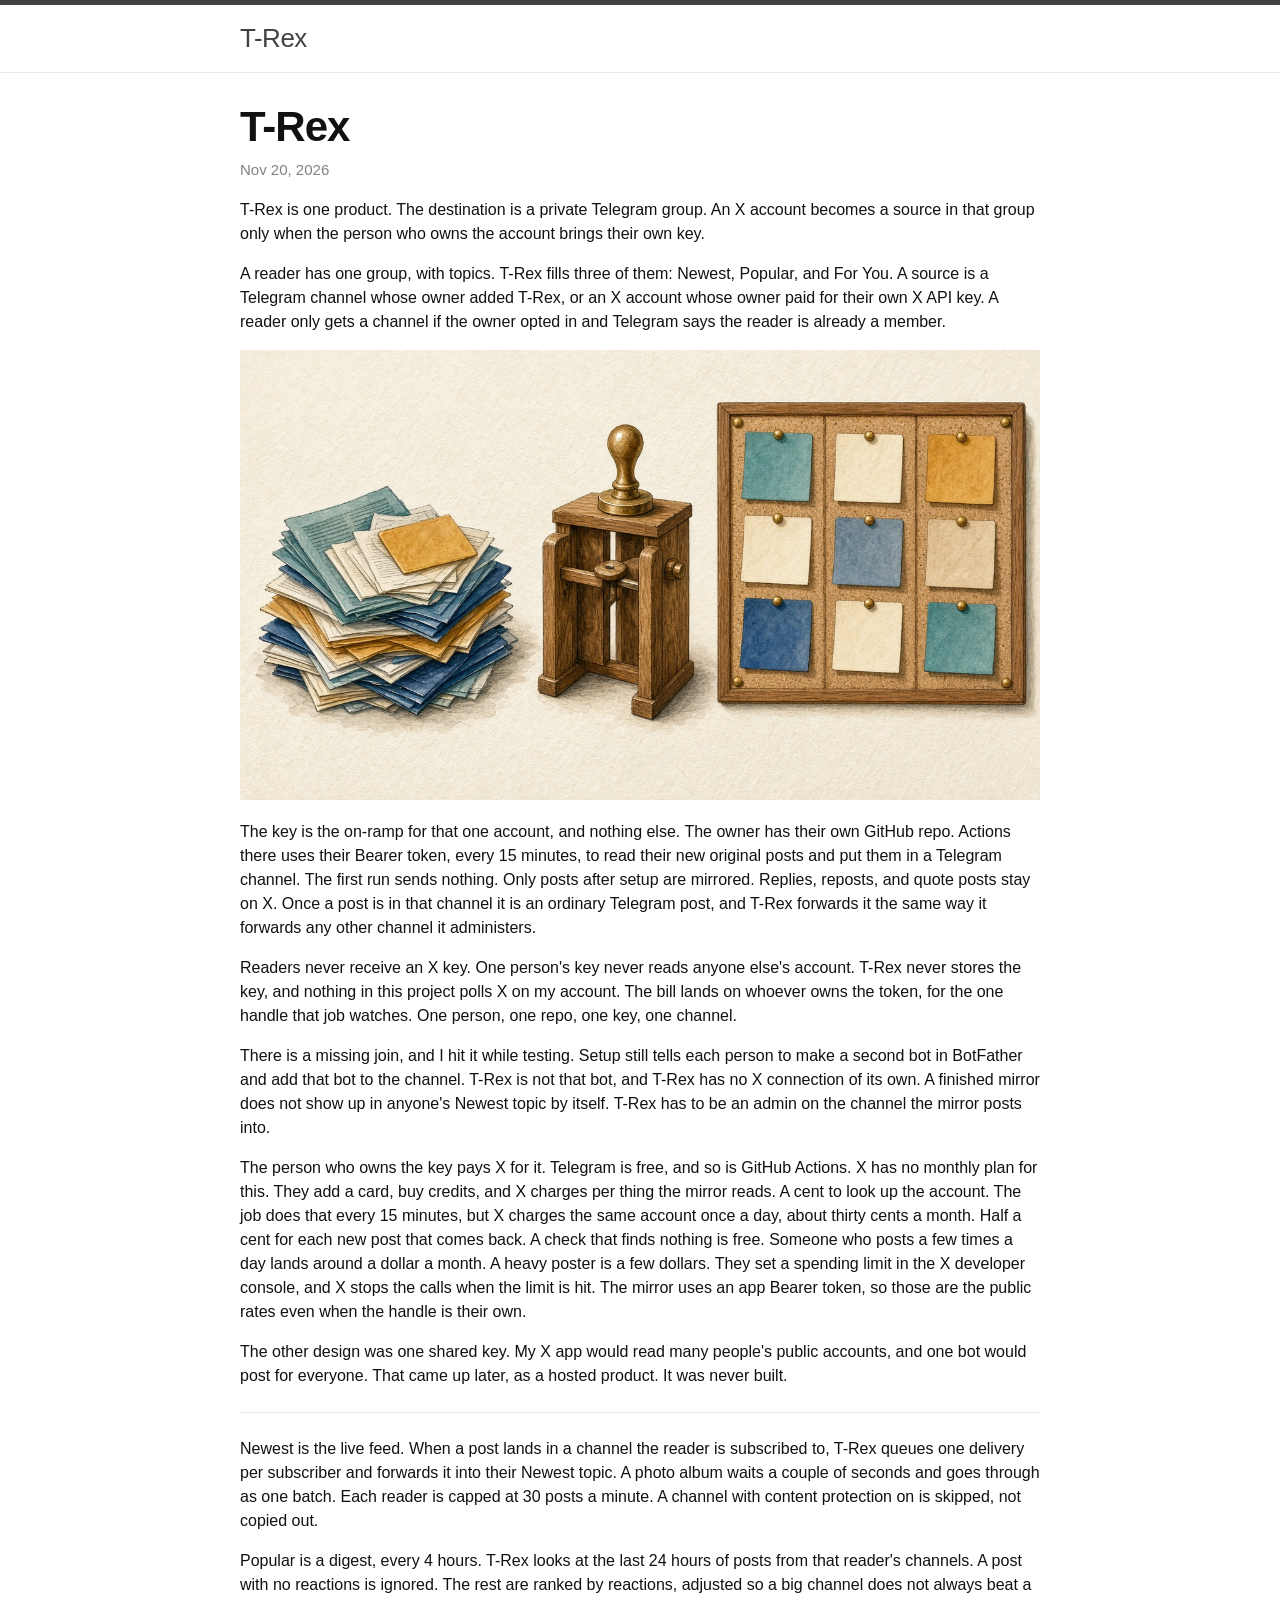
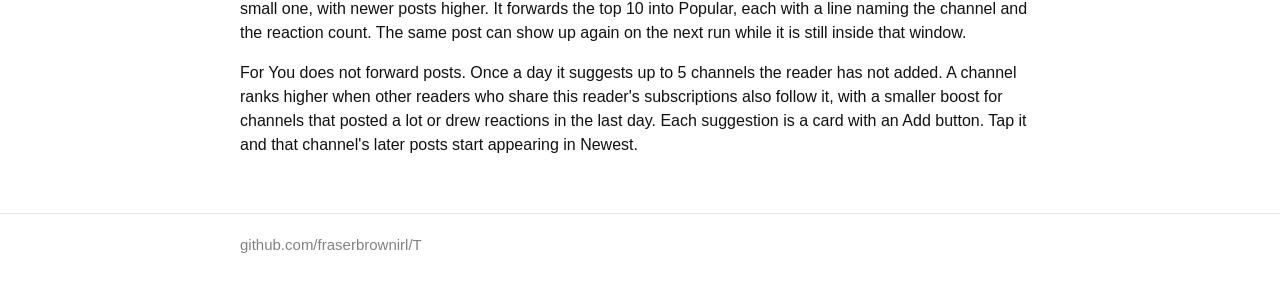
<file: trex/index.html>
<!DOCTYPE html>
<html lang="en">
<head>
  <meta charset="utf-8">
  <meta http-equiv="refresh" content="0; url=https://fraserbrownirl.github.io/T/">
  <link rel="canonical" href="https://fraserbrownirl.github.io/T/">
  <title>T-Rex</title>
</head>
<body>
  <p><a href="https://fraserbrownirl.github.io/T/">T-Rex</a></p>
</body>
</html>
</file>
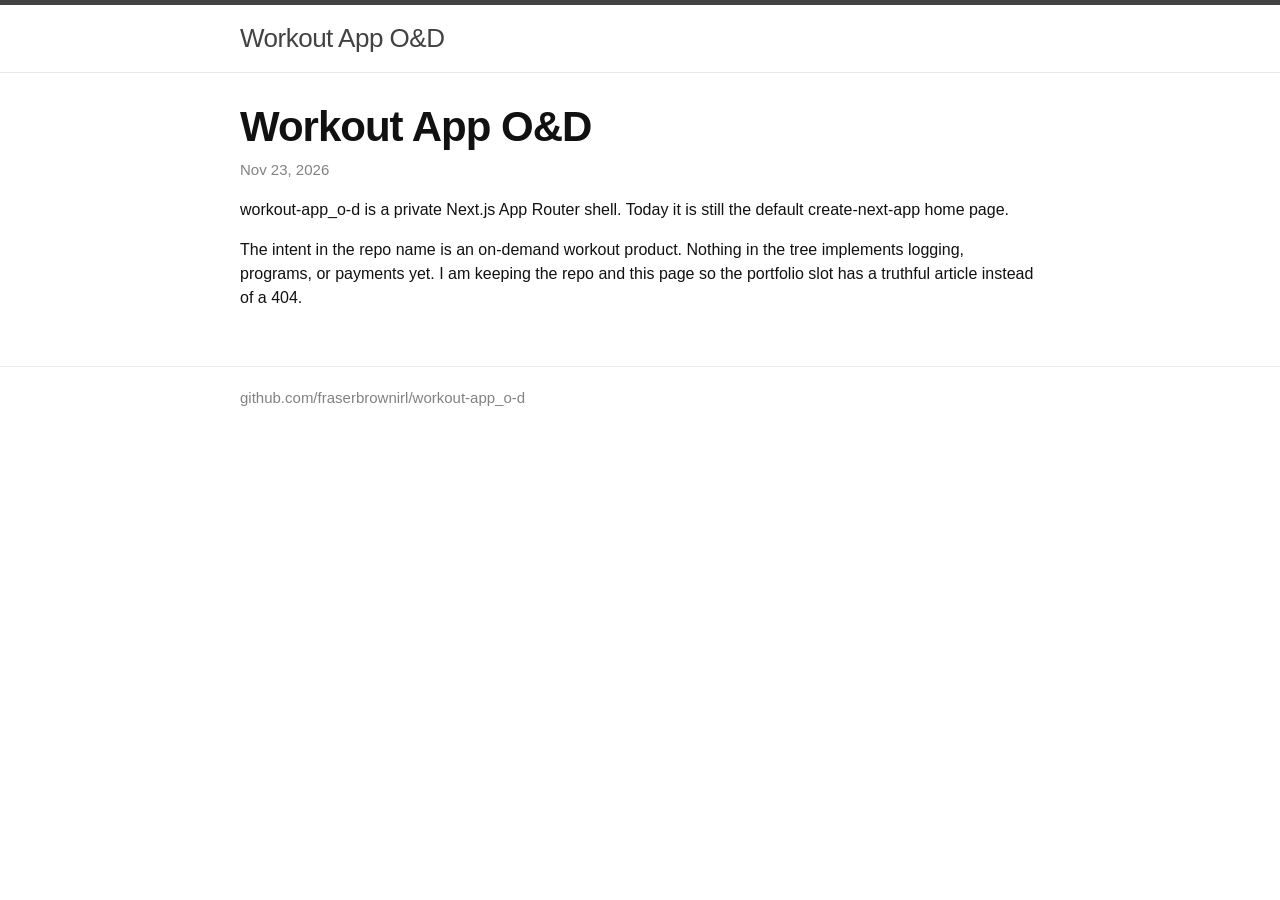
<file: workout-app_o-d/index.html>
<!DOCTYPE html>
<html lang="en">
<head>
  <meta charset="utf-8">
  <meta name="viewport" content="width=device-width, initial-scale=1">
  <title>Workout App O&amp;D</title>
  <meta name="description" content="Next.js scaffold reserved for an workouts-on-demand app — not built yet.">
  <link rel="canonical" href="https://studio.frsr.com/workout-app_o-d/">
  <meta property="og:type" content="article">
  <meta property="og:title" content="Workout App O&amp;D">
  <meta property="og:description" content="Next.js scaffold reserved for an workouts-on-demand app — not built yet.">
  <meta property="og:url" content="https://studio.frsr.com/workout-app_o-d/">
  <meta name="twitter:card" content="summary">
  <link rel="stylesheet" href="style.css">
</head>
<body>
  <header class="site-header">
    <div class="wrap">
      <a class="site-title" href="https://github.com/fraserbrownirl/workout-app_o-d">Workout App O&amp;D</a>
    </div>
  </header>
  <main>
    <article class="wrap post">
      <h1>Workout App O&amp;D</h1>
      <p class="post-date">Nov 23, 2026</p>
      <p>workout-app_o-d is a private Next.js App Router shell. Today it is still the default create-next-app home page.</p>
      <p>The intent in the repo name is an on-demand workout product. Nothing in the tree implements logging, programs, or payments yet. I am keeping the repo and this page so the portfolio slot has a truthful article instead of a 404.</p>
    </article>
  </main>
  <footer class="site-footer">
    <div class="wrap">
      <a href="https://github.com/fraserbrownirl/workout-app_o-d">github.com/fraserbrownirl/workout-app_o-d</a>
    </div>
  </footer>
</body>
</html>
</file>
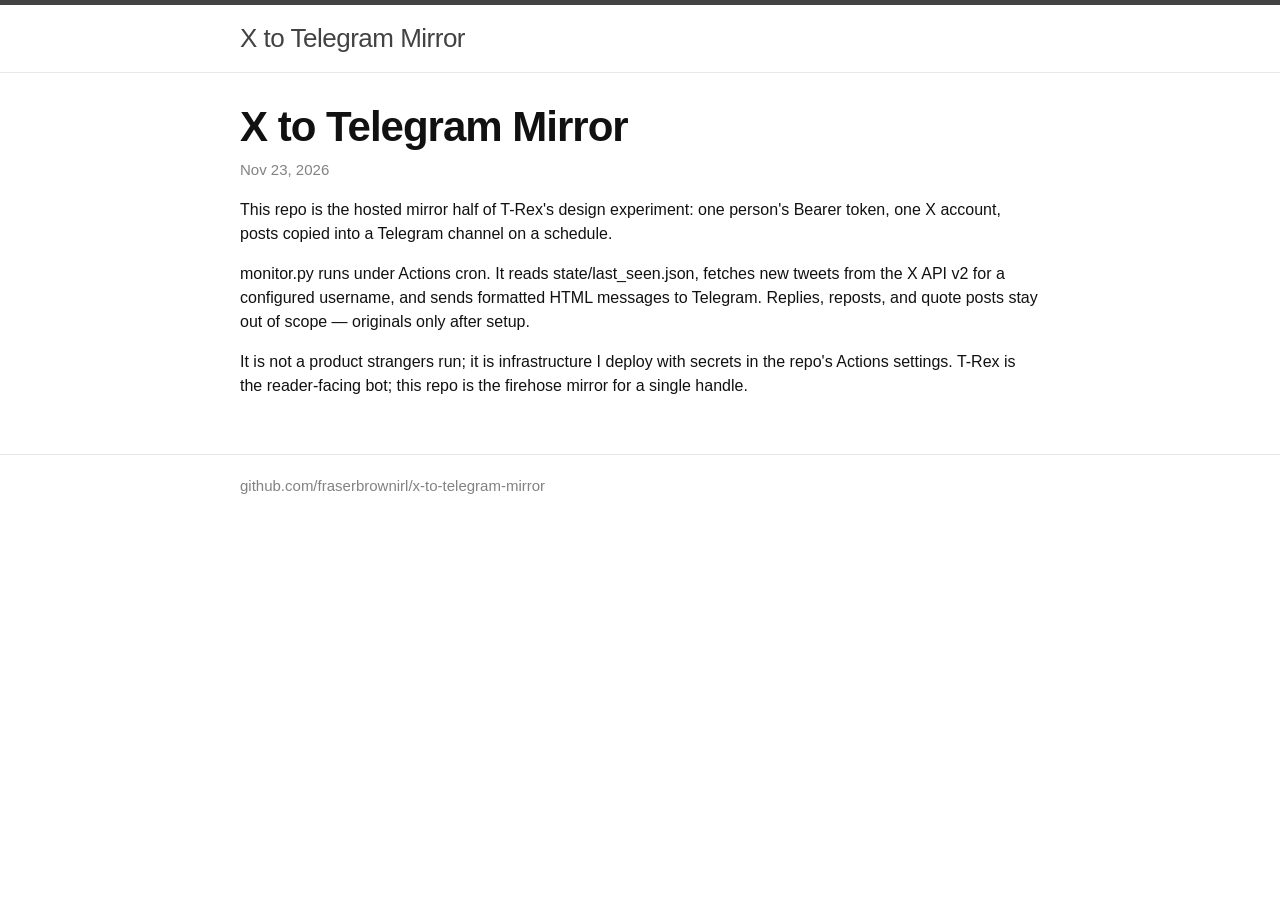
<file: x-to-telegram-mirror/index.html>
<!DOCTYPE html>
<html lang="en">
<head>
  <meta charset="utf-8">
  <meta name="viewport" content="width=device-width, initial-scale=1">
  <title>X to Telegram Mirror</title>
  <meta name="description" content="GitHub Actions cron polls X and mirrors new posts to a Telegram channel.">
  <link rel="canonical" href="https://studio.frsr.com/x-to-telegram-mirror/">
  <meta property="og:type" content="article">
  <meta property="og:title" content="X to Telegram Mirror">
  <meta property="og:description" content="GitHub Actions cron polls X and mirrors new posts to a Telegram channel.">
  <meta property="og:url" content="https://studio.frsr.com/x-to-telegram-mirror/">
  <meta name="twitter:card" content="summary">
  <link rel="stylesheet" href="style.css">
</head>
<body>
  <header class="site-header">
    <div class="wrap">
      <a class="site-title" href="https://github.com/fraserbrownirl/x-to-telegram-mirror">X to Telegram Mirror</a>
    </div>
  </header>
  <main>
    <article class="wrap post">
      <h1>X to Telegram Mirror</h1>
      <p class="post-date">Nov 23, 2026</p>
      <p>This repo is the hosted mirror half of T-Rex&#x27;s design experiment: one person&#x27;s Bearer token, one X account, posts copied into a Telegram channel on a schedule.</p>
      <p>monitor.py runs under Actions cron. It reads state/last_seen.json, fetches new tweets from the X API v2 for a configured username, and sends formatted HTML messages to Telegram. Replies, reposts, and quote posts stay out of scope — originals only after setup.</p>
      <p>It is not a product strangers run; it is infrastructure I deploy with secrets in the repo&#x27;s Actions settings. T-Rex is the reader-facing bot; this repo is the firehose mirror for a single handle.</p>
    </article>
  </main>
  <footer class="site-footer">
    <div class="wrap">
      <a href="https://github.com/fraserbrownirl/x-to-telegram-mirror">github.com/fraserbrownirl/x-to-telegram-mirror</a>
    </div>
  </footer>
</body>
</html>
</file>
<file: style.css>
body {
  margin: 0;
  color: #111;
  background: #fff;
  font-family: "Helvetica Neue", Helvetica, Arial, sans-serif;
  font-size: 16px;
  line-height: 1.5;
  -webkit-font-smoothing: antialiased;
}

a { color: #2a7ae2; text-decoration: none; }
a:hover { text-decoration: underline; }

.wrap {
  max-width: 800px;
  margin: 0 auto;
  padding: 0 20px;
}

.site-header {
  border-top: 5px solid #424242;
  border-bottom: 1px solid #e8e8e8;
  min-height: 56px;
}

.site-header .wrap {
  display: flex;
  align-items: center;
  justify-content: space-between;
  padding-top: 14px;
  padding-bottom: 14px;
}

.site-title {
  font-size: 26px;
  font-weight: 300;
  color: #424242;
  letter-spacing: -0.5px;
}

.site-nav a {
  color: #111;
  margin-left: 20px;
}

main { padding: 30px 0 40px; }

h1 {
  margin: 0 0 8px;
  font-size: 42px;
  font-weight: 700;
  letter-spacing: -1px;
  line-height: 1.15;
  color: #111;
}

.post-date {
  margin: 0 0 24px;
  font-size: 15px;
  color: #828282;
}

.post p { margin: 0 0 16px; }

.post img {
  display: block;
  max-width: 100%;
  height: auto;
  margin: 8px 0 20px;
}

hr {
  border: 0;
  border-top: 1px solid #e8e8e8;
  margin: 24px 0;
}

.post-list { list-style: none; margin: 0; padding: 0; }

.post-list li {
  margin: 0 0 22px;
}

.post-list a {
  color: #111;
  font-size: 24px;
  font-weight: 700;
  letter-spacing: -0.5px;
}

.post-list .post-date { margin: 4px 0 0; }

.site-footer {
  border-top: 1px solid #e8e8e8;
  padding: 20px 0 40px;
  color: #828282;
  font-size: 15px;
}

.site-footer a { color: #828282; }

@media (max-width: 600px) {
  h1 { font-size: 32px; }
  .site-title { font-size: 22px; }
}
</file>
<file: commissioning-cms/style.css>
body {
  margin: 0;
  color: #111;
  background: #fff;
  font-family: "Helvetica Neue", Helvetica, Arial, sans-serif;
  font-size: 16px;
  line-height: 1.5;
  -webkit-font-smoothing: antialiased;
}

a { color: #2a7ae2; text-decoration: none; }
a:hover { text-decoration: underline; }

.wrap {
  max-width: 800px;
  margin: 0 auto;
  padding: 0 20px;
}

.site-header {
  border-top: 5px solid #424242;
  border-bottom: 1px solid #e8e8e8;
  min-height: 56px;
}

.site-header .wrap {
  display: flex;
  align-items: center;
  justify-content: space-between;
  padding-top: 14px;
  padding-bottom: 14px;
}

.site-title {
  font-size: 26px;
  font-weight: 300;
  color: #424242;
  letter-spacing: -0.5px;
}

main { padding: 30px 0 40px; }

h1 {
  margin: 0 0 8px;
  font-size: 42px;
  font-weight: 700;
  letter-spacing: -1px;
  line-height: 1.15;
  color: #111;
}

.post-date {
  margin: 0 0 24px;
  font-size: 15px;
  color: #828282;
}

.post p { margin: 0 0 16px; }

.post img {
  display: block;
  max-width: 100%;
  height: auto;
  margin: 8px 0 20px;
}

hr {
  border: 0;
  border-top: 1px solid #e8e8e8;
  margin: 24px 0;
}

.site-footer {
  border-top: 1px solid #e8e8e8;
  padding: 20px 0 40px;
  color: #828282;
  font-size: 15px;
}

.site-footer a { color: #828282; }

@media (max-width: 600px) {
  h1 { font-size: 32px; }
  .site-title { font-size: 22px; }
}
</file>
<file: dental-hygiene-offers/style.css>
body {
  margin: 0;
  color: #111;
  background: #fff;
  font-family: "Helvetica Neue", Helvetica, Arial, sans-serif;
  font-size: 16px;
  line-height: 1.5;
  -webkit-font-smoothing: antialiased;
}

a { color: #2a7ae2; text-decoration: none; }
a:hover { text-decoration: underline; }

.wrap {
  max-width: 800px;
  margin: 0 auto;
  padding: 0 20px;
}

.site-header {
  border-top: 5px solid #424242;
  border-bottom: 1px solid #e8e8e8;
  min-height: 56px;
}

.site-header .wrap {
  display: flex;
  align-items: center;
  justify-content: space-between;
  padding-top: 14px;
  padding-bottom: 14px;
}

.site-title {
  font-size: 26px;
  font-weight: 300;
  color: #424242;
  letter-spacing: -0.5px;
}

main { padding: 30px 0 40px; }

h1 {
  margin: 0 0 8px;
  font-size: 42px;
  font-weight: 700;
  letter-spacing: -1px;
  line-height: 1.15;
  color: #111;
}

.post-date {
  margin: 0 0 24px;
  font-size: 15px;
  color: #828282;
}

.post p { margin: 0 0 16px; }

.post img {
  display: block;
  max-width: 100%;
  height: auto;
  margin: 8px 0 20px;
}

hr {
  border: 0;
  border-top: 1px solid #e8e8e8;
  margin: 24px 0;
}

.site-footer {
  border-top: 1px solid #e8e8e8;
  padding: 20px 0 40px;
  color: #828282;
  font-size: 15px;
}

.site-footer a { color: #828282; }

@media (max-width: 600px) {
  h1 { font-size: 32px; }
  .site-title { font-size: 22px; }
}
</file>
<file: indie-agent-bank/style.css>
body {
  margin: 0;
  color: #111;
  background: #fff;
  font-family: "Helvetica Neue", Helvetica, Arial, sans-serif;
  font-size: 16px;
  line-height: 1.5;
  -webkit-font-smoothing: antialiased;
}

a { color: #2a7ae2; text-decoration: none; }
a:hover { text-decoration: underline; }

.wrap {
  max-width: 800px;
  margin: 0 auto;
  padding: 0 20px;
}

.site-header {
  border-top: 5px solid #424242;
  border-bottom: 1px solid #e8e8e8;
  min-height: 56px;
}

.site-header .wrap {
  display: flex;
  align-items: center;
  justify-content: space-between;
  padding-top: 14px;
  padding-bottom: 14px;
}

.site-title {
  font-size: 26px;
  font-weight: 300;
  color: #424242;
  letter-spacing: -0.5px;
}

main { padding: 30px 0 40px; }

h1 {
  margin: 0 0 8px;
  font-size: 42px;
  font-weight: 700;
  letter-spacing: -1px;
  line-height: 1.15;
  color: #111;
}

.post-date {
  margin: 0 0 24px;
  font-size: 15px;
  color: #828282;
}

.post p { margin: 0 0 16px; }

.post img {
  display: block;
  max-width: 100%;
  height: auto;
  margin: 8px 0 20px;
}

hr {
  border: 0;
  border-top: 1px solid #e8e8e8;
  margin: 24px 0;
}

.site-footer {
  border-top: 1px solid #e8e8e8;
  padding: 20px 0 40px;
  color: #828282;
  font-size: 15px;
}

.site-footer a { color: #828282; }

@media (max-width: 600px) {
  h1 { font-size: 32px; }
  .site-title { font-size: 22px; }
}
</file>
<file: parrot-token/style.css>
body {
  margin: 0;
  color: #111;
  background: #fff;
  font-family: "Helvetica Neue", Helvetica, Arial, sans-serif;
  font-size: 16px;
  line-height: 1.5;
  -webkit-font-smoothing: antialiased;
}

a { color: #2a7ae2; text-decoration: none; }
a:hover { text-decoration: underline; }

.wrap {
  max-width: 800px;
  margin: 0 auto;
  padding: 0 20px;
}

.site-header {
  border-top: 5px solid #424242;
  border-bottom: 1px solid #e8e8e8;
  min-height: 56px;
}

.site-header .wrap {
  display: flex;
  align-items: center;
  justify-content: space-between;
  padding-top: 14px;
  padding-bottom: 14px;
}

.site-title {
  font-size: 26px;
  font-weight: 300;
  color: #424242;
  letter-spacing: -0.5px;
}

main { padding: 30px 0 40px; }

h1 {
  margin: 0 0 8px;
  font-size: 42px;
  font-weight: 700;
  letter-spacing: -1px;
  line-height: 1.15;
  color: #111;
}

.post-date {
  margin: 0 0 24px;
  font-size: 15px;
  color: #828282;
}

.post p { margin: 0 0 16px; }

.post img {
  display: block;
  max-width: 100%;
  height: auto;
  margin: 8px 0 20px;
}

hr {
  border: 0;
  border-top: 1px solid #e8e8e8;
  margin: 24px 0;
}

.site-footer {
  border-top: 1px solid #e8e8e8;
  padding: 20px 0 40px;
  color: #828282;
  font-size: 15px;
}

.site-footer a { color: #828282; }

@media (max-width: 600px) {
  h1 { font-size: 32px; }
  .site-title { font-size: 22px; }
}
</file>
<file: pool-launch/style.css>
body {
  margin: 0;
  color: #111;
  background: #fff;
  font-family: "Helvetica Neue", Helvetica, Arial, sans-serif;
  font-size: 16px;
  line-height: 1.5;
  -webkit-font-smoothing: antialiased;
}

a { color: #2a7ae2; text-decoration: none; }
a:hover { text-decoration: underline; }

.wrap {
  max-width: 800px;
  margin: 0 auto;
  padding: 0 20px;
}

.site-header {
  border-top: 5px solid #424242;
  border-bottom: 1px solid #e8e8e8;
  min-height: 56px;
}

.site-header .wrap {
  display: flex;
  align-items: center;
  justify-content: space-between;
  padding-top: 14px;
  padding-bottom: 14px;
}

.site-title {
  font-size: 26px;
  font-weight: 300;
  color: #424242;
  letter-spacing: -0.5px;
}

main { padding: 30px 0 40px; }

h1 {
  margin: 0 0 8px;
  font-size: 42px;
  font-weight: 700;
  letter-spacing: -1px;
  line-height: 1.15;
  color: #111;
}

.post-date {
  margin: 0 0 24px;
  font-size: 15px;
  color: #828282;
}

.post p { margin: 0 0 16px; }

.post img {
  display: block;
  max-width: 100%;
  height: auto;
  margin: 8px 0 20px;
}

hr {
  border: 0;
  border-top: 1px solid #e8e8e8;
  margin: 24px 0;
}

.site-footer {
  border-top: 1px solid #e8e8e8;
  padding: 20px 0 40px;
  color: #828282;
  font-size: 15px;
}

.site-footer a { color: #828282; }

@media (max-width: 600px) {
  h1 { font-size: 32px; }
  .site-title { font-size: 22px; }
}
</file>
<file: startupemail/style.css>
body {
  margin: 0;
  color: #111;
  background: #fff;
  font-family: "Helvetica Neue", Helvetica, Arial, sans-serif;
  font-size: 16px;
  line-height: 1.5;
  -webkit-font-smoothing: antialiased;
}

a { color: #2a7ae2; text-decoration: none; }
a:hover { text-decoration: underline; }

.wrap {
  max-width: 800px;
  margin: 0 auto;
  padding: 0 20px;
}

.site-header {
  border-top: 5px solid #424242;
  border-bottom: 1px solid #e8e8e8;
  min-height: 56px;
}

.site-header .wrap {
  display: flex;
  align-items: center;
  justify-content: space-between;
  padding-top: 14px;
  padding-bottom: 14px;
}

.site-title {
  font-size: 26px;
  font-weight: 300;
  color: #424242;
  letter-spacing: -0.5px;
}

main { padding: 30px 0 40px; }

h1 {
  margin: 0 0 8px;
  font-size: 42px;
  font-weight: 700;
  letter-spacing: -1px;
  line-height: 1.15;
  color: #111;
}

.post-date {
  margin: 0 0 24px;
  font-size: 15px;
  color: #828282;
}

.post p { margin: 0 0 16px; }

.post img {
  display: block;
  max-width: 100%;
  height: auto;
  margin: 8px 0 20px;
}

hr {
  border: 0;
  border-top: 1px solid #e8e8e8;
  margin: 24px 0;
}

.site-footer {
  border-top: 1px solid #e8e8e8;
  padding: 20px 0 40px;
  color: #828282;
  font-size: 15px;
}

.site-footer a { color: #828282; }

@media (max-width: 600px) {
  h1 { font-size: 32px; }
  .site-title { font-size: 22px; }
}
</file>
<file: startupplaybook/style.css>
body {
  margin: 0;
  color: #111;
  background: #fff;
  font-family: "Helvetica Neue", Helvetica, Arial, sans-serif;
  font-size: 16px;
  line-height: 1.5;
  -webkit-font-smoothing: antialiased;
}

a { color: #2a7ae2; text-decoration: none; }
a:hover { text-decoration: underline; }

.wrap {
  max-width: 800px;
  margin: 0 auto;
  padding: 0 20px;
}

.site-header {
  border-top: 5px solid #424242;
  border-bottom: 1px solid #e8e8e8;
  min-height: 56px;
}

.site-header .wrap {
  display: flex;
  align-items: center;
  justify-content: space-between;
  padding-top: 14px;
  padding-bottom: 14px;
}

.site-title {
  font-size: 26px;
  font-weight: 300;
  color: #424242;
  letter-spacing: -0.5px;
}

main { padding: 30px 0 40px; }

h1 {
  margin: 0 0 8px;
  font-size: 42px;
  font-weight: 700;
  letter-spacing: -1px;
  line-height: 1.15;
  color: #111;
}

.post-date {
  margin: 0 0 24px;
  font-size: 15px;
  color: #828282;
}

.post p { margin: 0 0 16px; }

.post img {
  display: block;
  max-width: 100%;
  height: auto;
  margin: 8px 0 20px;
}

hr {
  border: 0;
  border-top: 1px solid #e8e8e8;
  margin: 24px 0;
}

.site-footer {
  border-top: 1px solid #e8e8e8;
  padding: 20px 0 40px;
  color: #828282;
  font-size: 15px;
}

.site-footer a { color: #828282; }

@media (max-width: 600px) {
  h1 { font-size: 32px; }
  .site-title { font-size: 22px; }
}
</file>
<file: T/style.css>
body {
  margin: 0;
  color: #111;
  background: #fff;
  font-family: "Helvetica Neue", Helvetica, Arial, sans-serif;
  font-size: 16px;
  line-height: 1.5;
  -webkit-font-smoothing: antialiased;
}

a { color: #2a7ae2; text-decoration: none; }
a:hover { text-decoration: underline; }

.wrap {
  max-width: 800px;
  margin: 0 auto;
  padding: 0 20px;
}

.site-header {
  border-top: 5px solid #424242;
  border-bottom: 1px solid #e8e8e8;
  min-height: 56px;
}

.site-header .wrap {
  display: flex;
  align-items: center;
  justify-content: space-between;
  padding-top: 14px;
  padding-bottom: 14px;
}

.site-title {
  font-size: 26px;
  font-weight: 300;
  color: #424242;
  letter-spacing: -0.5px;
}

.site-nav a {
  color: #111;
  margin-left: 20px;
}

main { padding: 30px 0 40px; }

h1 {
  margin: 0 0 8px;
  font-size: 42px;
  font-weight: 700;
  letter-spacing: -1px;
  line-height: 1.15;
  color: #111;
}

.post-date {
  margin: 0 0 24px;
  font-size: 15px;
  color: #828282;
}

.post p { margin: 0 0 16px; }

.post img {
  display: block;
  max-width: 100%;
  height: auto;
  margin: 8px 0 20px;
}

hr {
  border: 0;
  border-top: 1px solid #e8e8e8;
  margin: 24px 0;
}

.post-list { list-style: none; margin: 0; padding: 0; }

.post-list li {
  margin: 0 0 22px;
}

.post-list a {
  color: #111;
  font-size: 24px;
  font-weight: 700;
  letter-spacing: -0.5px;
}

.post-list .post-date { margin: 4px 0 0; }

.site-footer {
  border-top: 1px solid #e8e8e8;
  padding: 20px 0 40px;
  color: #828282;
  font-size: 15px;
}

.site-footer a { color: #828282; }

@media (max-width: 600px) {
  h1 { font-size: 32px; }
  .site-title { font-size: 22px; }
}
</file>
<file: workout-app_o-d/style.css>
body {
  margin: 0;
  color: #111;
  background: #fff;
  font-family: "Helvetica Neue", Helvetica, Arial, sans-serif;
  font-size: 16px;
  line-height: 1.5;
  -webkit-font-smoothing: antialiased;
}

a { color: #2a7ae2; text-decoration: none; }
a:hover { text-decoration: underline; }

.wrap {
  max-width: 800px;
  margin: 0 auto;
  padding: 0 20px;
}

.site-header {
  border-top: 5px solid #424242;
  border-bottom: 1px solid #e8e8e8;
  min-height: 56px;
}

.site-header .wrap {
  display: flex;
  align-items: center;
  justify-content: space-between;
  padding-top: 14px;
  padding-bottom: 14px;
}

.site-title {
  font-size: 26px;
  font-weight: 300;
  color: #424242;
  letter-spacing: -0.5px;
}

main { padding: 30px 0 40px; }

h1 {
  margin: 0 0 8px;
  font-size: 42px;
  font-weight: 700;
  letter-spacing: -1px;
  line-height: 1.15;
  color: #111;
}

.post-date {
  margin: 0 0 24px;
  font-size: 15px;
  color: #828282;
}

.post p { margin: 0 0 16px; }

.post img {
  display: block;
  max-width: 100%;
  height: auto;
  margin: 8px 0 20px;
}

hr {
  border: 0;
  border-top: 1px solid #e8e8e8;
  margin: 24px 0;
}

.site-footer {
  border-top: 1px solid #e8e8e8;
  padding: 20px 0 40px;
  color: #828282;
  font-size: 15px;
}

.site-footer a { color: #828282; }

@media (max-width: 600px) {
  h1 { font-size: 32px; }
  .site-title { font-size: 22px; }
}
</file>
<file: x-to-telegram-mirror/style.css>
body {
  margin: 0;
  color: #111;
  background: #fff;
  font-family: "Helvetica Neue", Helvetica, Arial, sans-serif;
  font-size: 16px;
  line-height: 1.5;
  -webkit-font-smoothing: antialiased;
}

a { color: #2a7ae2; text-decoration: none; }
a:hover { text-decoration: underline; }

.wrap {
  max-width: 800px;
  margin: 0 auto;
  padding: 0 20px;
}

.site-header {
  border-top: 5px solid #424242;
  border-bottom: 1px solid #e8e8e8;
  min-height: 56px;
}

.site-header .wrap {
  display: flex;
  align-items: center;
  justify-content: space-between;
  padding-top: 14px;
  padding-bottom: 14px;
}

.site-title {
  font-size: 26px;
  font-weight: 300;
  color: #424242;
  letter-spacing: -0.5px;
}

main { padding: 30px 0 40px; }

h1 {
  margin: 0 0 8px;
  font-size: 42px;
  font-weight: 700;
  letter-spacing: -1px;
  line-height: 1.15;
  color: #111;
}

.post-date {
  margin: 0 0 24px;
  font-size: 15px;
  color: #828282;
}

.post p { margin: 0 0 16px; }

.post img {
  display: block;
  max-width: 100%;
  height: auto;
  margin: 8px 0 20px;
}

hr {
  border: 0;
  border-top: 1px solid #e8e8e8;
  margin: 24px 0;
}

.site-footer {
  border-top: 1px solid #e8e8e8;
  padding: 20px 0 40px;
  color: #828282;
  font-size: 15px;
}

.site-footer a { color: #828282; }

@media (max-width: 600px) {
  h1 { font-size: 32px; }
  .site-title { font-size: 22px; }
}
</file>
